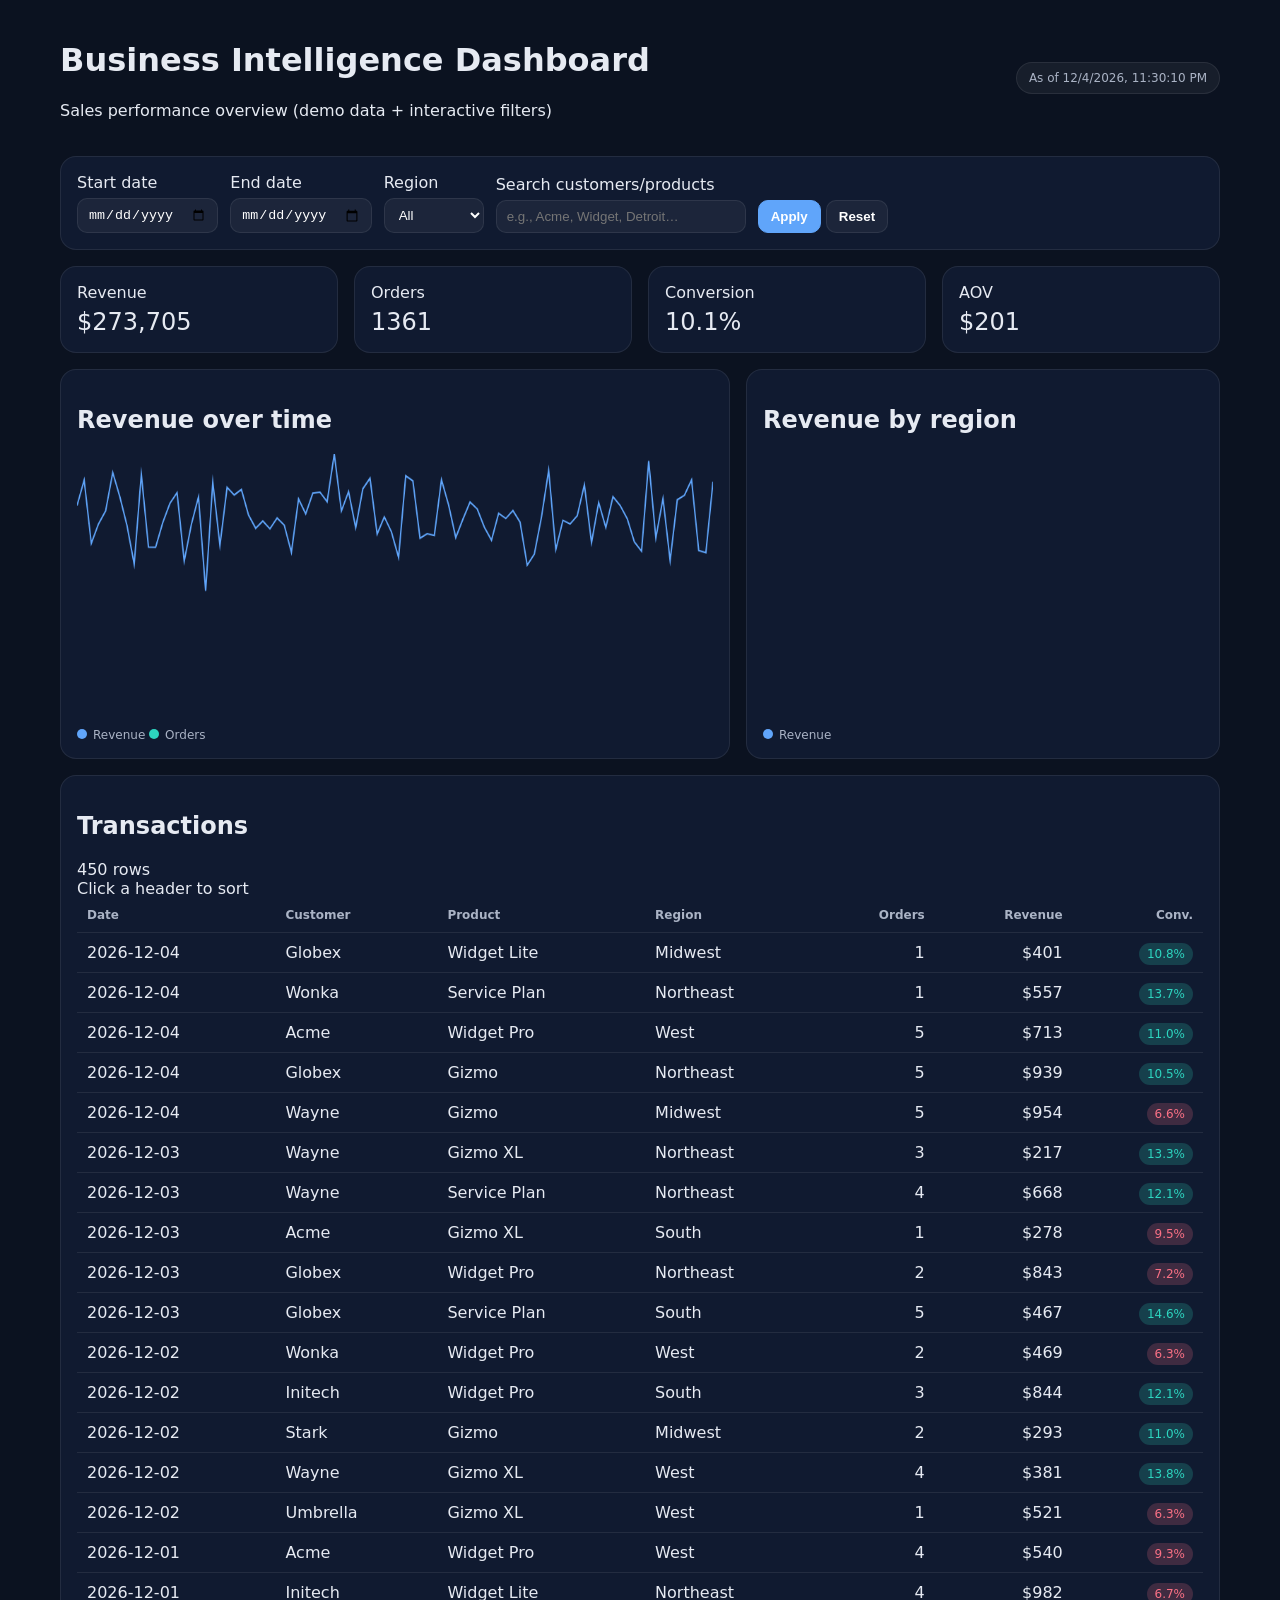
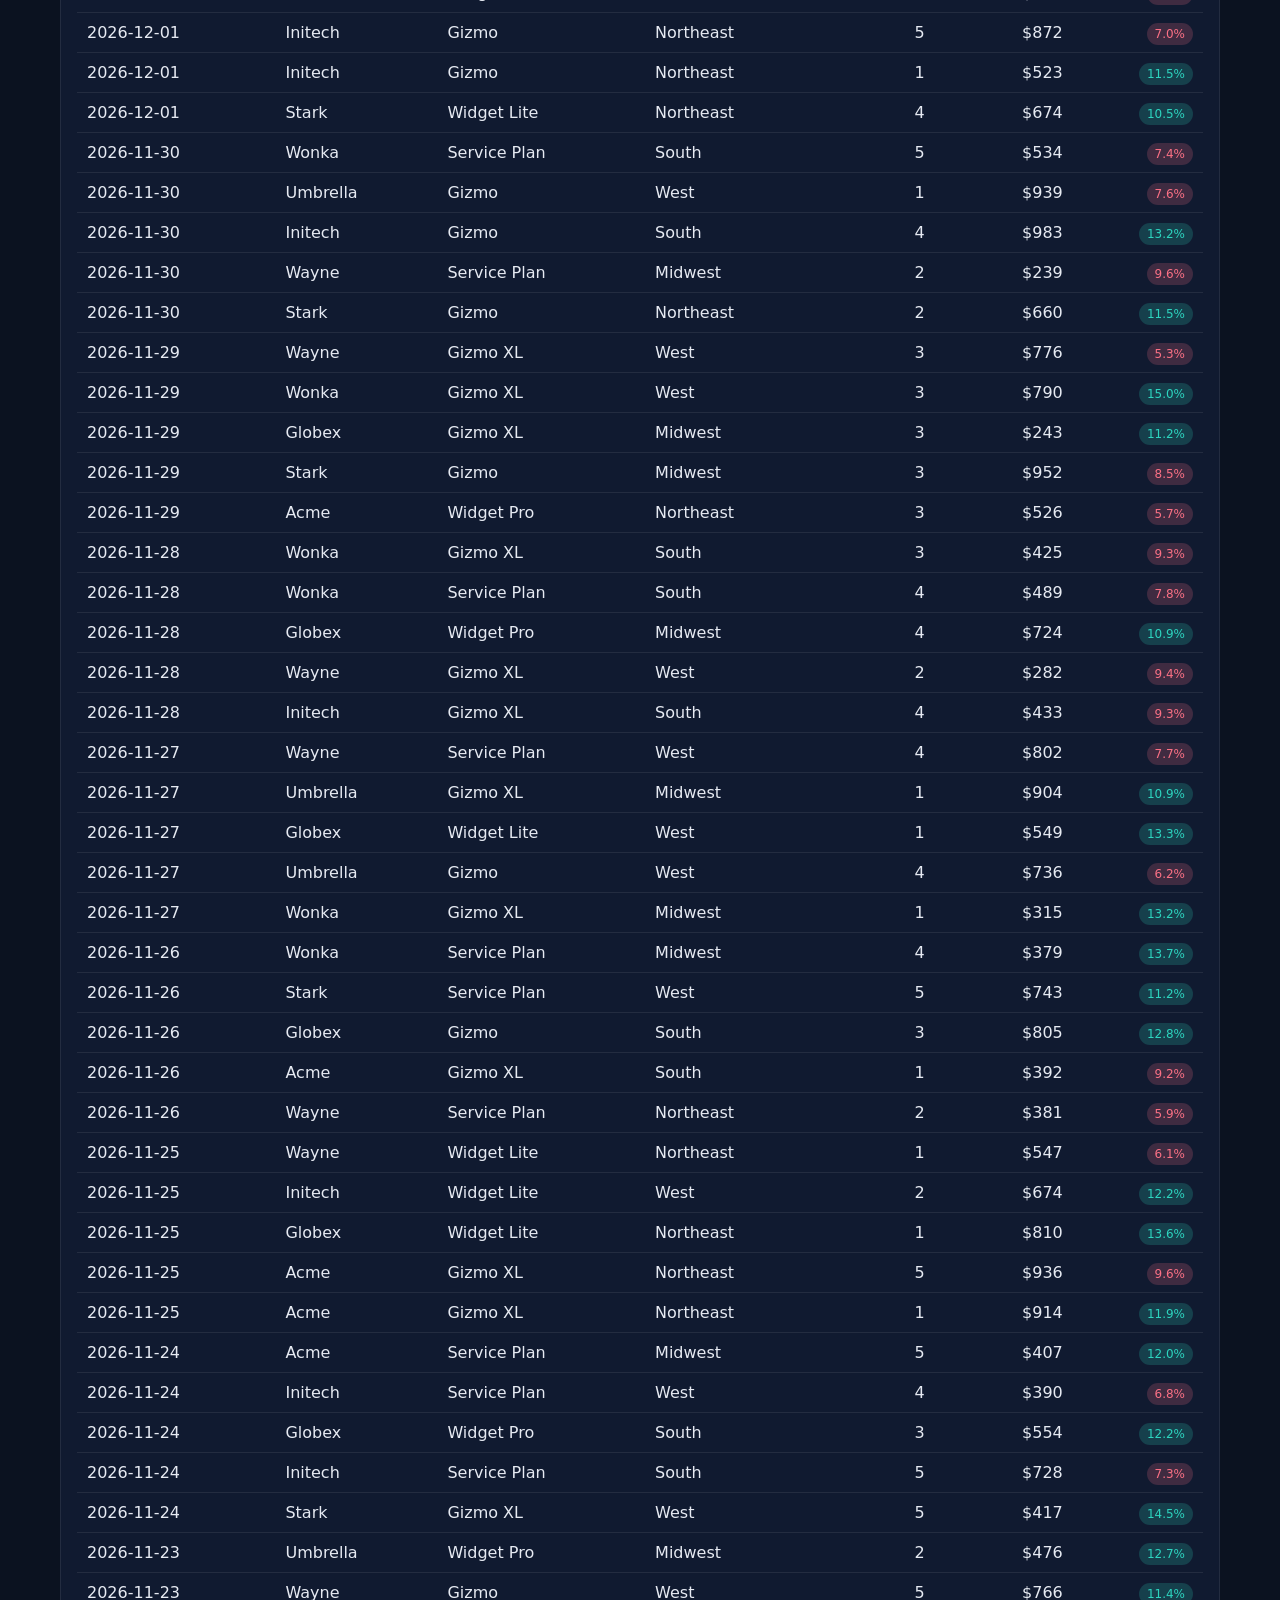
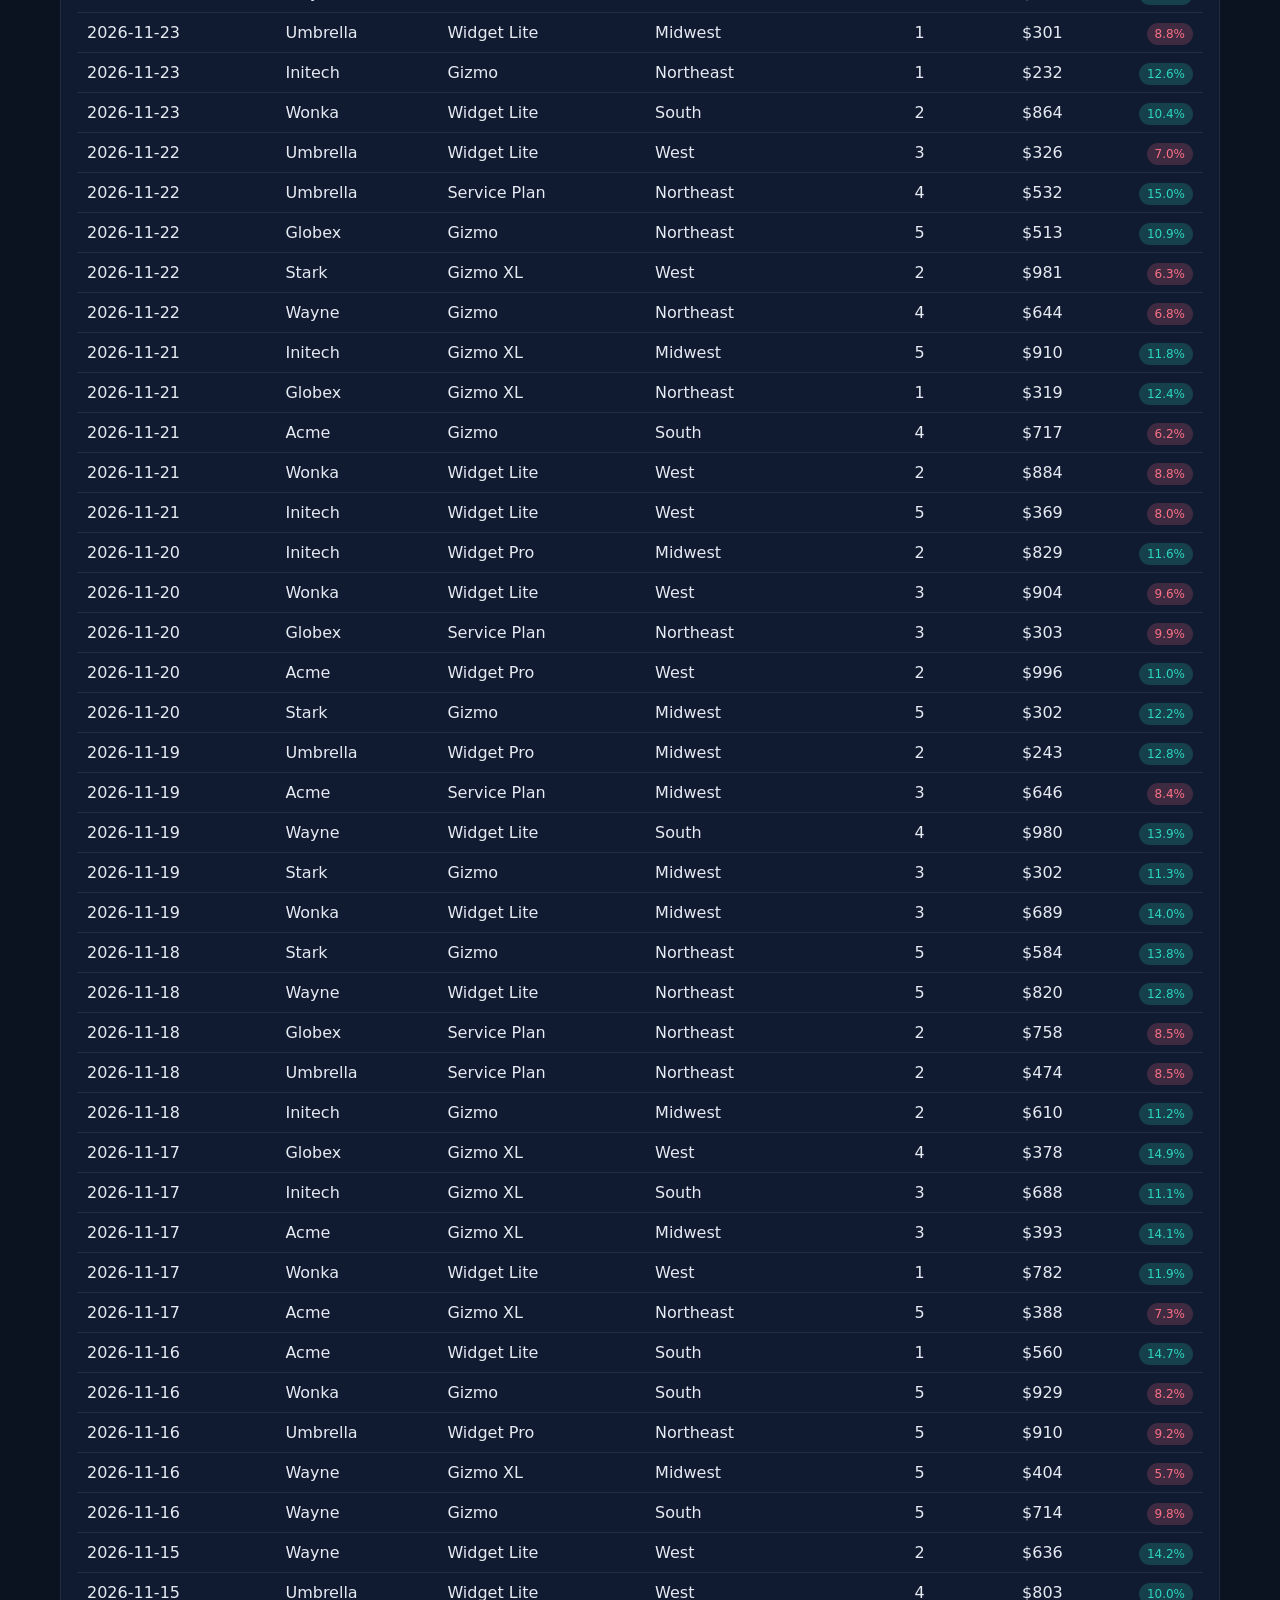
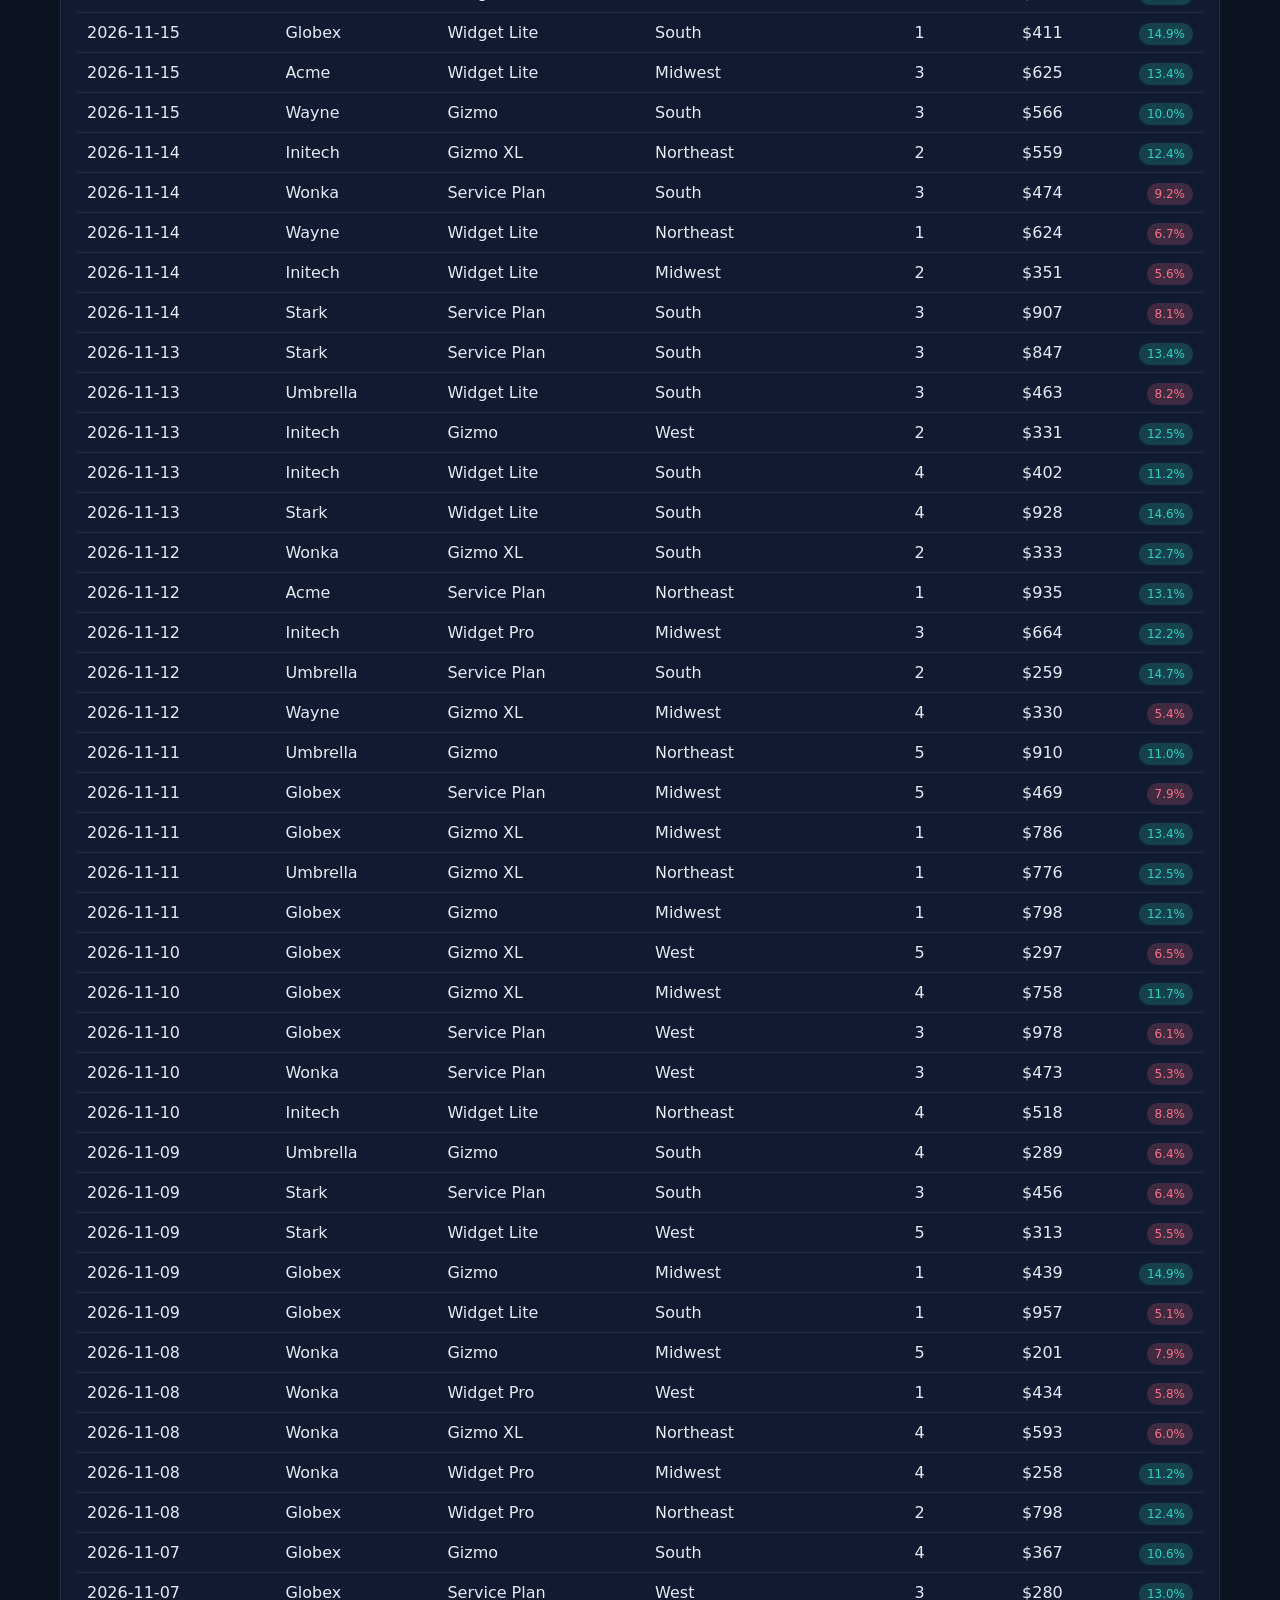
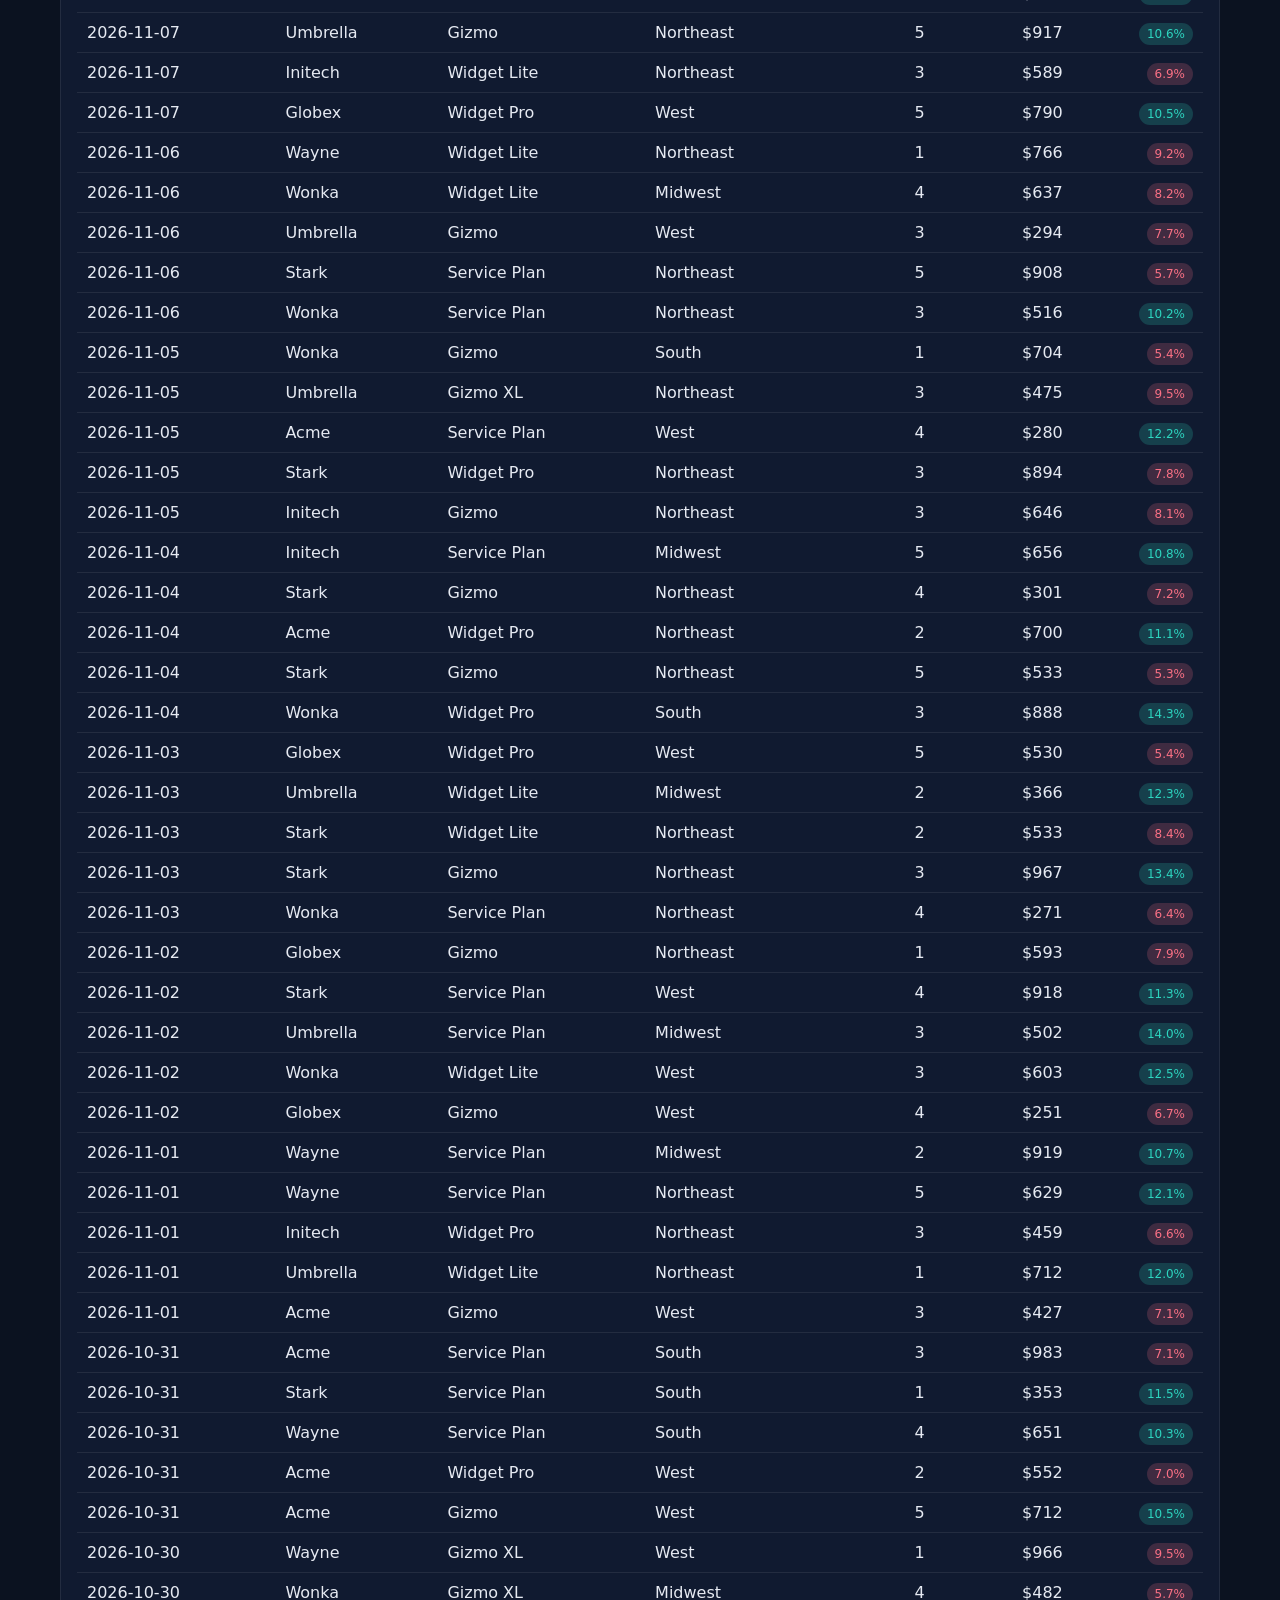
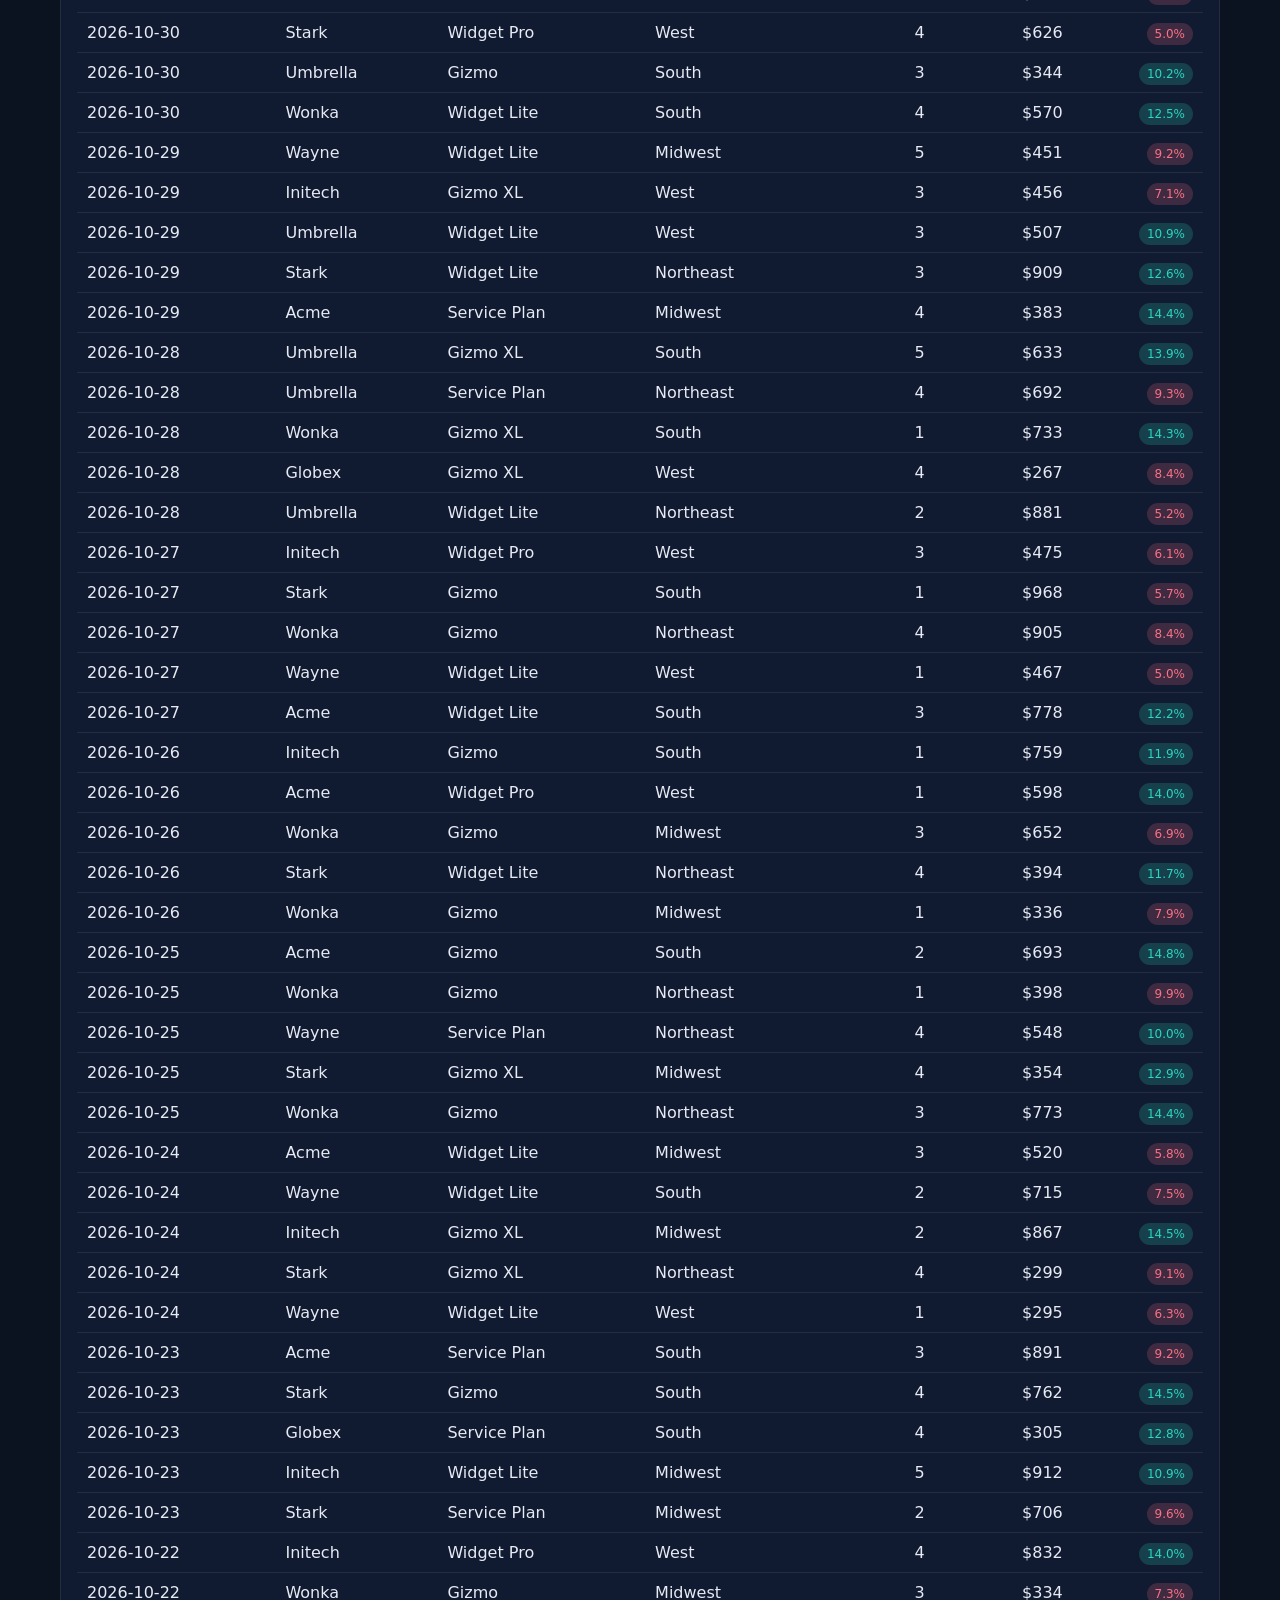
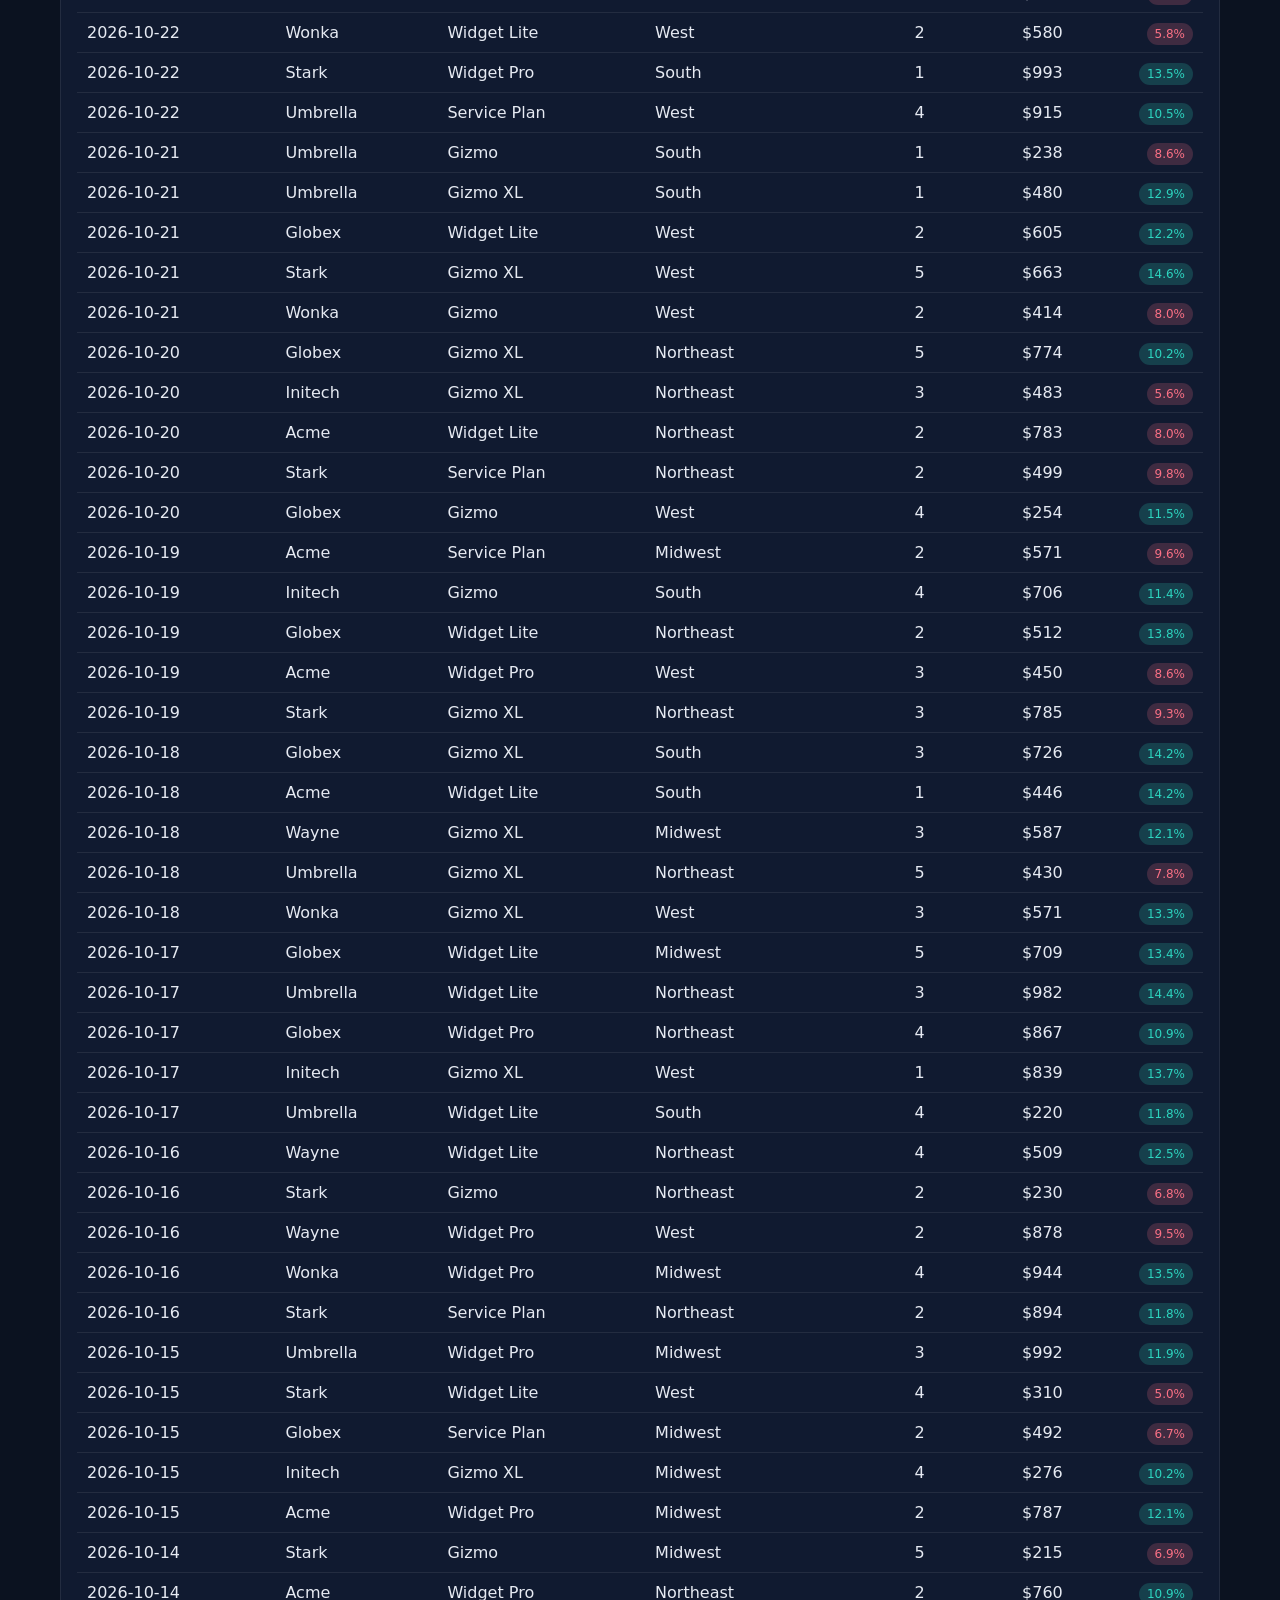
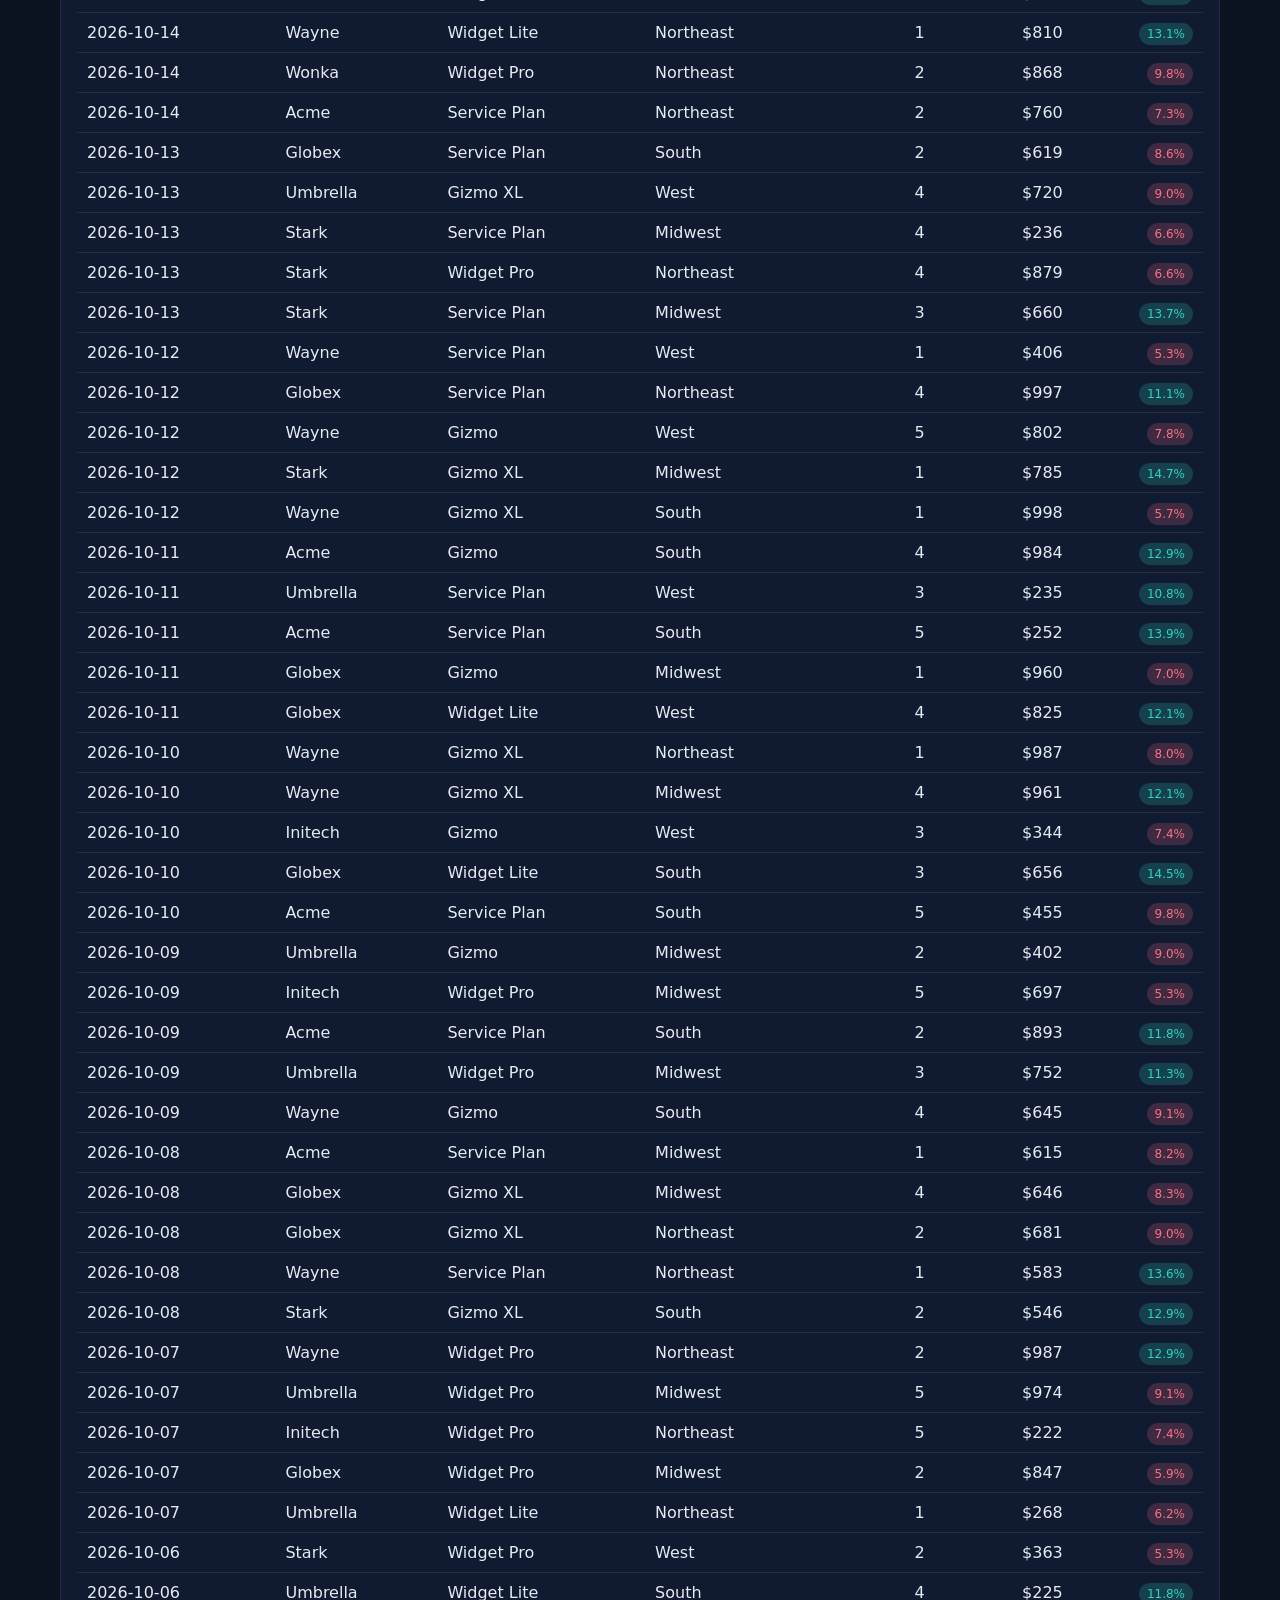
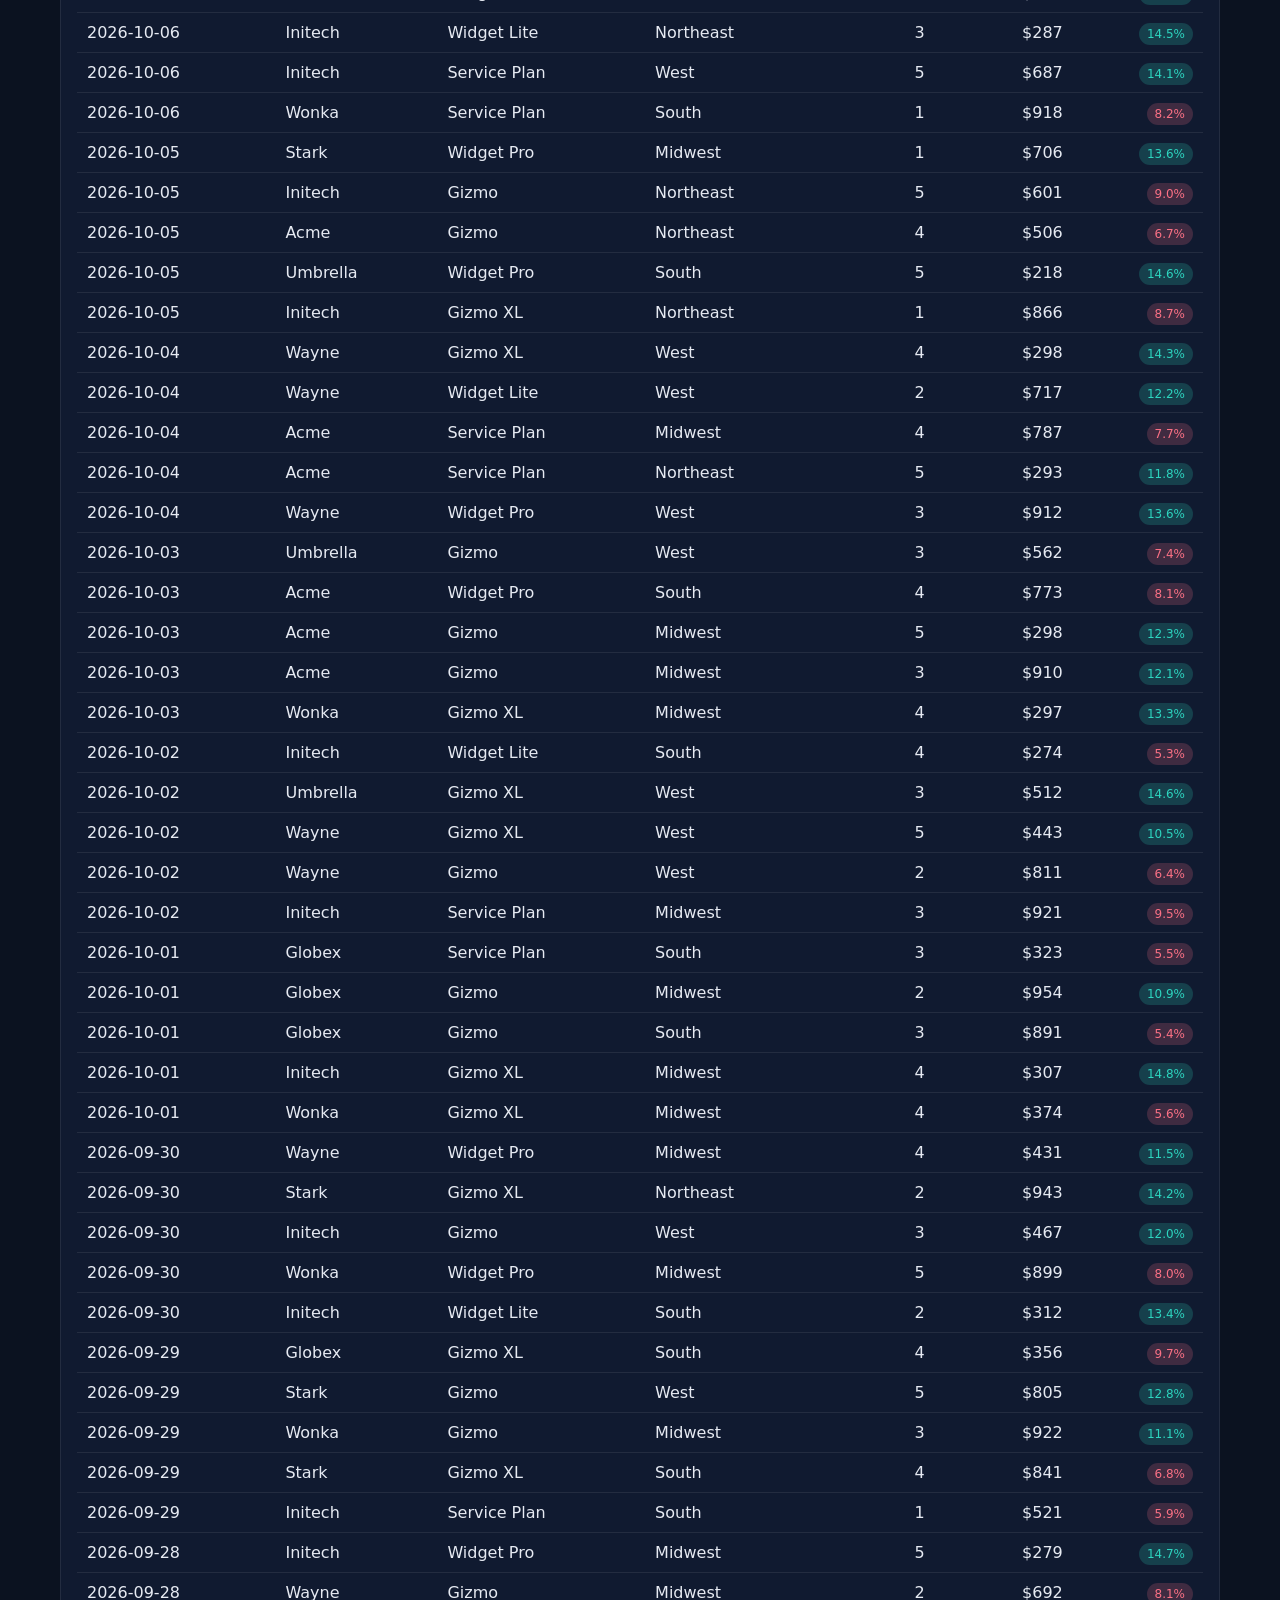
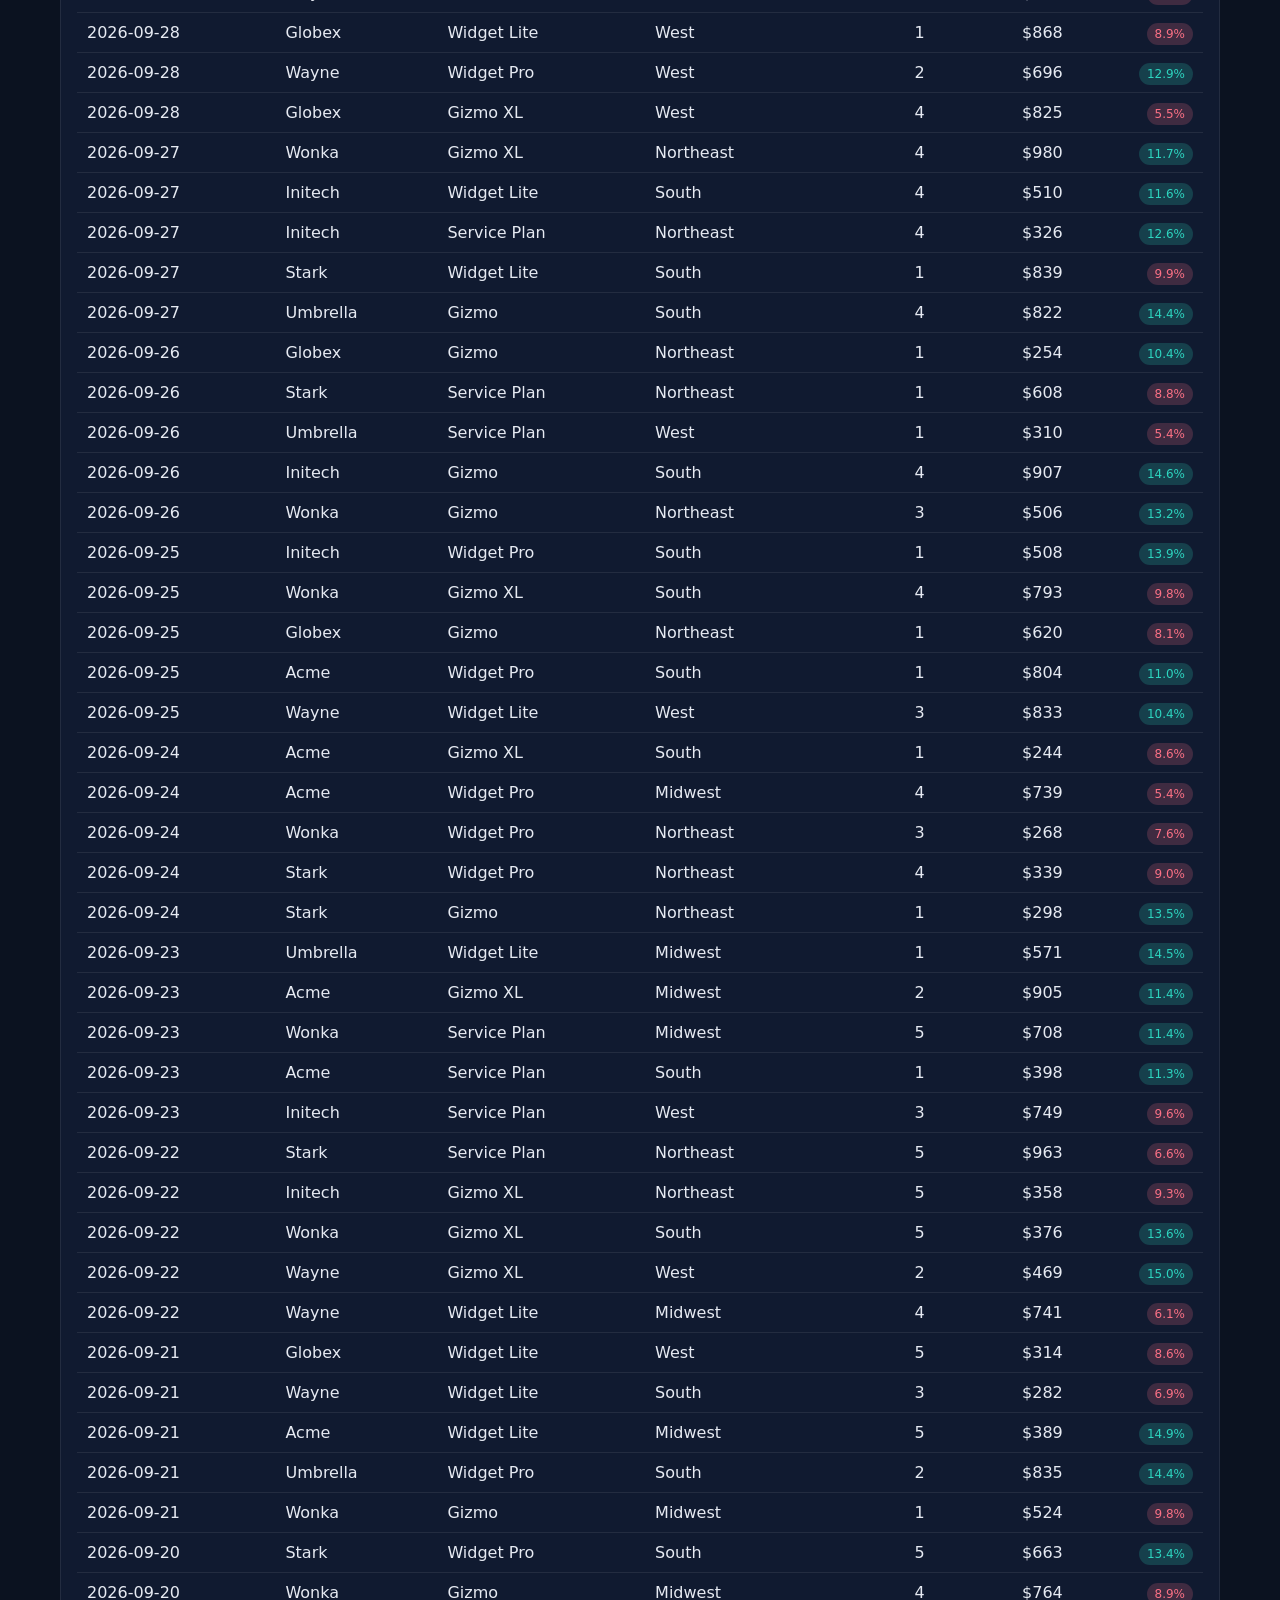
<file: index.html>
<!doctype html>
<html lang="en">
<head>
  <meta charset="utf-8" />
  <meta name="viewport" content="width=device-width, initial-scale=1" />
  <title>Business Intelligence Dashboard</title>

  <!-- External CSS -->
  <link rel="stylesheet" href="styles.css" />
</head>

<body>
  <div class="wrap">
    <header>
      <div class="title">
        <h1>Business Intelligence Dashboard</h1>
        <p>Sales performance overview (demo data + interactive filters)</p>
      </div>
      <div class="pill" id="asOf">As of —</div>
    </header>

    <div class="grid">

      <!-- Filters -->
      <section class="card filters">
        <div class="field">
          <label for="start">Start date</label>
          <input id="start" type="date" />
        </div>

        <div class="field">
          <label for="end">End date</label>
          <input id="end" type="date" />
        </div>

        <div class="field">
          <label for="region">Region</label>
          <select id="region">
            <option value="All">All</option>
            <option value="Midwest">Midwest</option>
            <option value="Northeast">Northeast</option>
            <option value="South">South</option>
            <option value="West">West</option>
          </select>
        </div>

        <div class="field search-field">
          <label for="search">Search customers/products</label>
          <input id="search" placeholder="e.g., Acme, Widget, Detroit…" />
        </div>

        <div class="btn-row">
          <button id="apply">Apply</button>
          <button id="reset" class="btn-secondary">Reset</button>
        </div>
      </section>

      <!-- KPI Cards -->
      <section class="kpis" id="kpis"></section>

      <!-- Charts -->
      <section class="card chart">
        <h2>Revenue over time</h2>
        <canvas id="revLine" width="900" height="320"></canvas>
        <div class="legend">
          <span><span class="dot"></span>Revenue</span>
          <span><span class="dot good"></span>Orders</span>
        </div>
      </section>

      <section class="card chart small">
        <h2>Revenue by region</h2>
        <canvas id="regionBar" width="900" height="320"></canvas>
        <div class="legend">
          <span><span class="dot"></span>Revenue</span>
        </div>
      </section>

      <!-- Table -->
      <section class="card table-card">
        <div class="table-top">
          <div class="left">
            <h2>Transactions</h2>
            <span class="hint" id="rowCount">—</span>
          </div>
          <span class="hint">Click a header to sort</span>
        </div>

        <div class="table-wrapper">
          <table>
            <thead>
              <tr>
                <th data-key="date">Date <span class="sort" id="s-date"></span></th>
                <th data-key="customer">Customer <span class="sort" id="s-customer"></span></th>
                <th data-key="product">Product <span class="sort" id="s-product"></span></th>
                <th data-key="region">Region <span class="sort" id="s-region"></span></th>
                <th data-key="orders" class="right">Orders <span class="sort" id="s-orders"></span></th>
                <th data-key="revenue" class="right">Revenue <span class="sort" id="s-revenue"></span></th>
                <th data-key="conv" class="right">Conv. <span class="sort" id="s-conv"></span></th>
              </tr>
            </thead>
            <tbody id="tbody"></tbody>
          </table>
        </div>
      </section>

    </div>

    <footer>
      Demo dashboard. Replace demo data in <code>script.js</code> with your API.
    </footer>
  </div>

  <!-- External JS -->
  <script src="script.js"></script>
</body>
</html>
</file>
<file: styles.css>
:root{
  --bg: #0b1220;
  --panel: #101a30;
  --text: #e6eaf2;
  --muted:#aab3c5;
  --line: rgba(255,255,255,.08);
  --good:#2dd4bf;
  --warn:#fbbf24;
  --bad:#fb7185;
  --accent:#60a5fa;
  --radius: 16px;
}

*{box-sizing:border-box}

body{
  margin:0;
  font-family: system-ui, -apple-system, Segoe UI, Roboto, Helvetica, Arial;
  background: var(--bg);
  color: var(--text);
}

.wrap{
  max-width: 1200px;
  margin: 0 auto;
  padding: 20px;
}

header{
  display:flex;
  justify-content:space-between;
  align-items:center;
  margin-bottom:20px;
}

.pill{
  padding:8px 12px;
  border-radius:999px;
  background:rgba(255,255,255,.05);
  border:1px solid var(--line);
  font-size:12px;
  color:var(--muted);
}

.grid{
  display:grid;
  grid-template-columns: repeat(12, 1fr);
  gap:16px;
}

.card{
  background: var(--panel);
  border:1px solid var(--line);
  border-radius:var(--radius);
  padding:16px;
}

.filters{
  grid-column: span 12;
  display:flex;
  flex-wrap:wrap;
  gap:12px;
  align-items:end;
}

.field{
  display:flex;
  flex-direction:column;
  gap:6px;
}

.search-field{
  min-width:250px;
}

input, select{
  padding:8px 10px;
  background:rgba(255,255,255,.05);
  border:1px solid var(--line);
  border-radius:10px;
  color:white;
}

button{
  padding:8px 12px;
  border-radius:10px;
  border:1px solid var(--accent);
  background:var(--accent);
  color:white;
  cursor:pointer;
  font-weight:600;
}

.btn-secondary{
  background:rgba(255,255,255,.05);
  border:1px solid var(--line);
}

.kpis{
  grid-column: span 12;
  display:grid;
  grid-template-columns: repeat(4,1fr);
  gap:16px;
}

.kpi-value{
  font-size:24px;
  margin-top:6px;
}

.chart{
  grid-column: span 7;
}

.chart.small{
  grid-column: span 5;
}

@media(max-width:900px){
  .chart, .chart.small, .kpis{
    grid-column: span 12;
  }
  .kpis{
    grid-template-columns: repeat(2,1fr);
  }
}

canvas{
  width:100%;
  height:260px;
}

.legend{
  margin-top:10px;
  font-size:12px;
  color:var(--muted);
}

.dot{
  display:inline-block;
  width:10px;
  height:10px;
  border-radius:50%;
  background:var(--accent);
  margin-right:6px;
}

.dot.good{
  background:var(--good);
}

.table-card{
  grid-column: span 12;
}

table{
  width:100%;
  border-collapse:collapse;
}

thead th{
  text-align:left;
  padding:10px;
  font-size:12px;
  color:var(--muted);
  cursor:pointer;
  border-bottom:1px solid var(--line);
}

tbody td{
  padding:10px;
  border-bottom:1px solid var(--line);
}

.right{
  text-align:right;
}

.tag{
  padding:4px 8px;
  border-radius:999px;
  font-size:12px;
}

.tag.good{
  background:rgba(45,212,191,.2);
  color:var(--good);
}

.tag.bad{
  background:rgba(251,113,133,.2);
  color:var(--bad);
}

footer{
  margin-top:20px;
  font-size:12px;
  color:var(--muted);
}
</file>
